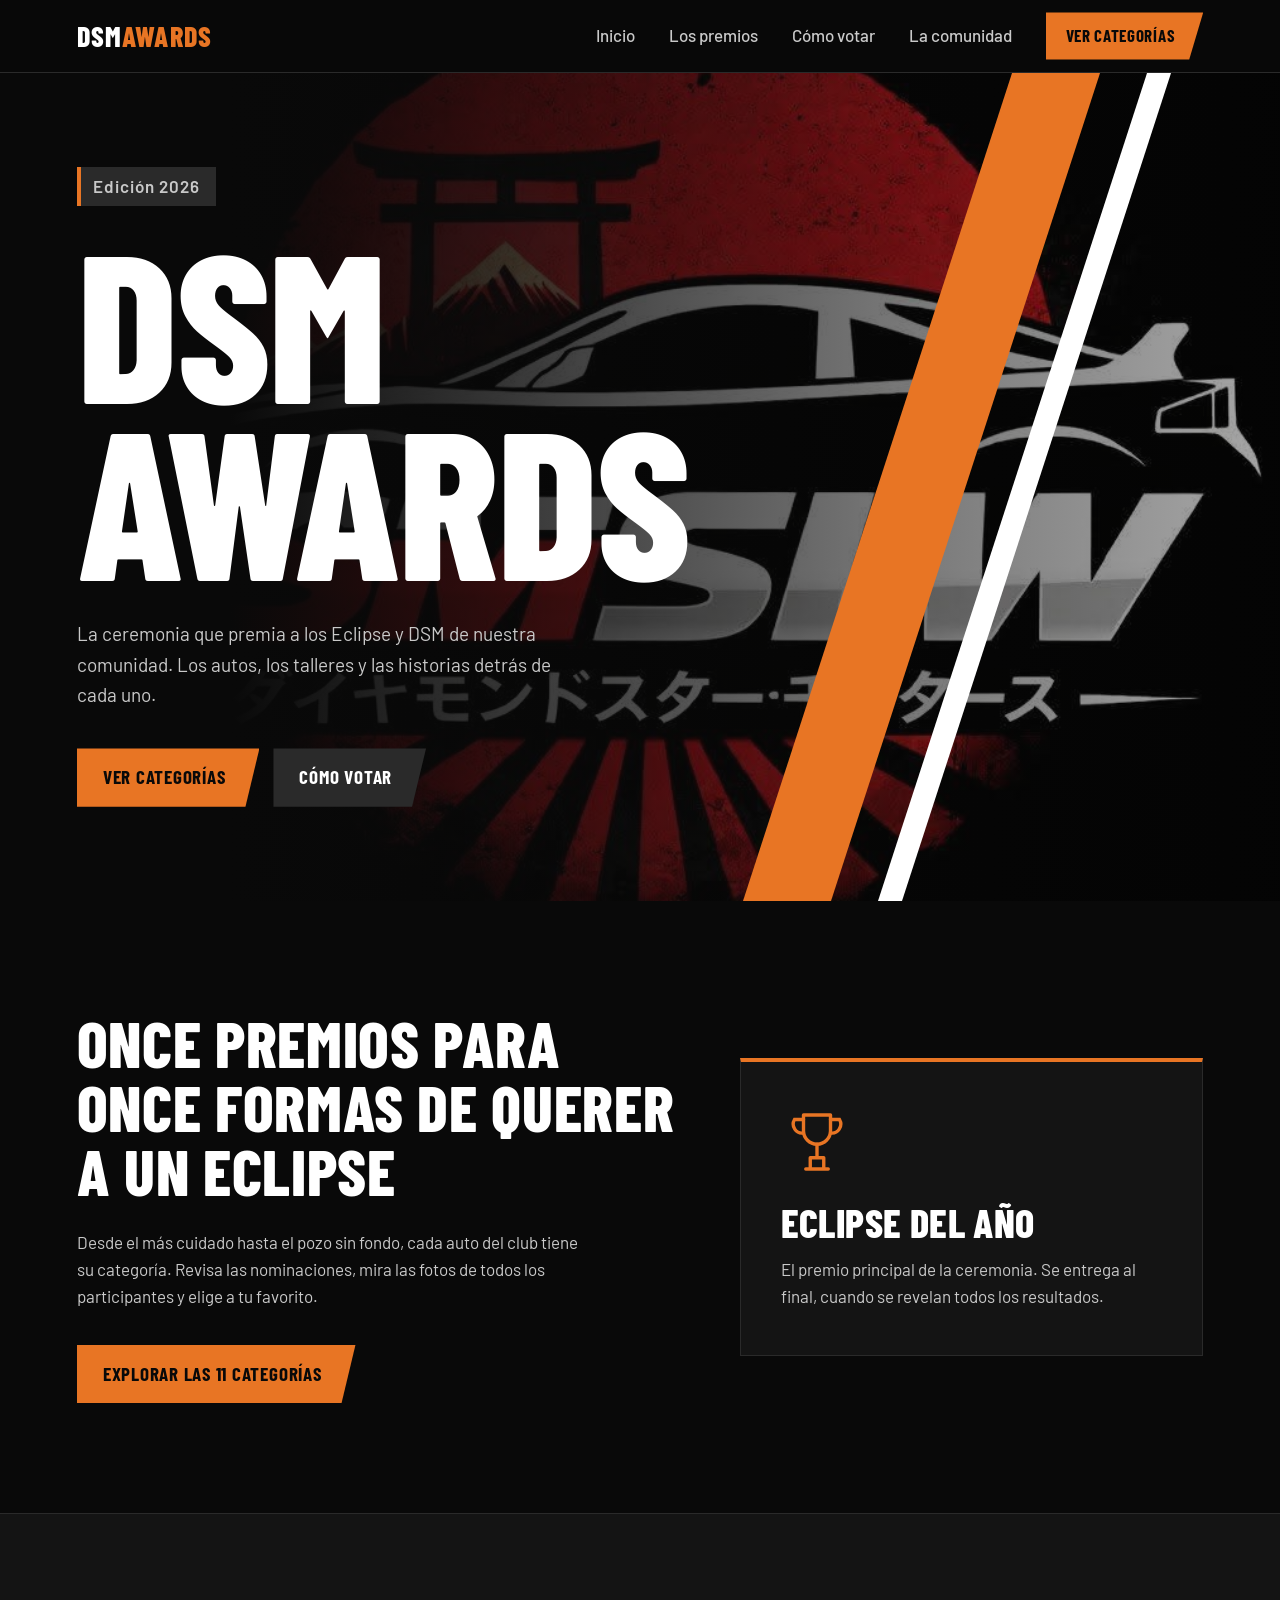
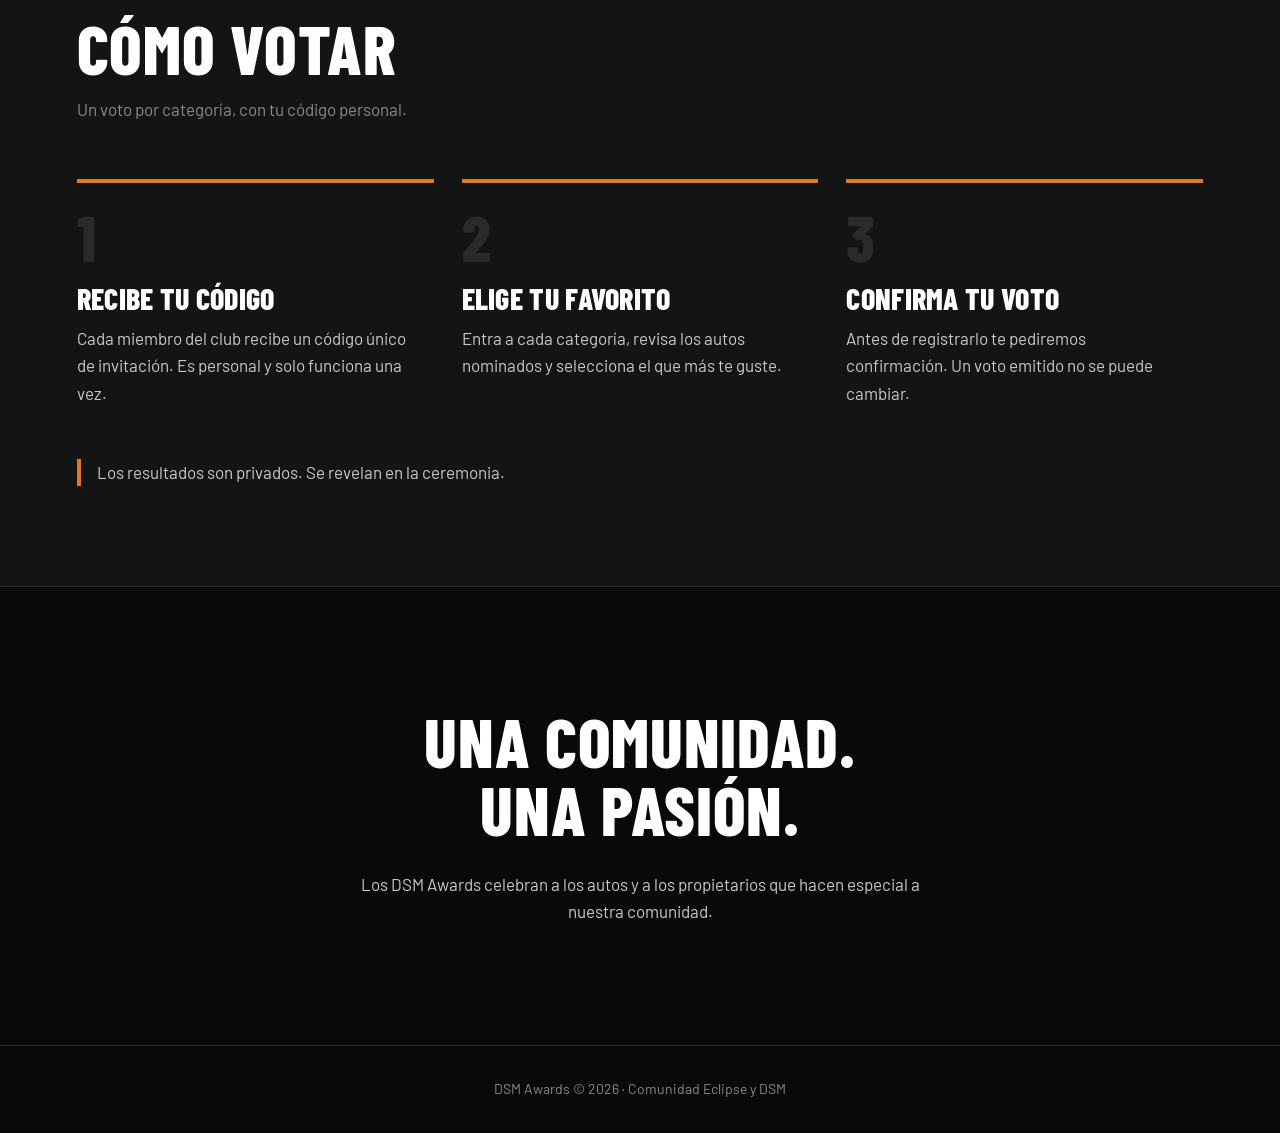
<file: index.html>
<!DOCTYPE html>
<html lang="es">
<head>
    <meta charset="UTF-8">
    <meta name="viewport" content="width=device-width, initial-scale=1.0">
    <title>DSM Awards 2026 | Premios de la comunidad Eclipse y DSM</title>
    <meta name="description" content="DSM Awards 2026: la ceremonia que premia a los Mitsubishi Eclipse y DSM de nuestra comunidad. Conoce las categorías y vota por tu favorito.">
    <meta name="theme-color" content="#090909">
    <link rel="icon" href="data:image/svg+xml,%3Csvg xmlns='http://www.w3.org/2000/svg' viewBox='0 0 64 64'%3E%3Crect width='64' height='64' fill='%23090909'/%3E%3Cpath d='M14 12h22l14 20-14 20H14l14-20z' fill='%23e87524'/%3E%3C/svg%3E">

    <link rel="preconnect" href="https://fonts.googleapis.com">
    <link rel="preconnect" href="https://fonts.gstatic.com" crossorigin>
    <link href="https://fonts.googleapis.com/css2?family=Barlow:wght@400;500;600&family=Barlow+Condensed:wght@600;700;800&display=swap" rel="stylesheet">
    <link rel="stylesheet" href="css/styles.css">
</head>
<body>

<a class="skip-link" href="#contenido">Saltar al contenido</a>

<header class="site-header">
    <nav class="navbar" aria-label="Navegación principal">
        <a href="index.html" class="logo" aria-label="DSM Awards, inicio">DSM<span>AWARDS</span></a>

        <button class="nav-toggle" type="button" aria-expanded="false" aria-controls="menu-principal">
            <span class="nav-toggle-bar"></span>
            <span class="nav-toggle-bar"></span>
            <span class="nav-toggle-bar"></span>
            <span class="visually-hidden">Abrir menú</span>
        </button>

        <ul class="nav-links" id="menu-principal">
            <li><a href="#inicio">Inicio</a></li>
            <li><a href="#premios">Los premios</a></li>
            <li><a href="#como-votar">Cómo votar</a></li>
            <li><a href="#comunidad">La comunidad</a></li>
            <li class="nav-cta-item"><a href="pages/categorias.html" class="nav-button">Ver categorías</a></li>
        </ul>
    </nav>
</header>

<main id="contenido">

    <section class="hero" id="inicio">
        <div class="hero-stripes" aria-hidden="true">
            <span class="stripe stripe-orange"></span>
            <span class="stripe stripe-white"></span>
        </div>

        <div class="hero-content">
            <p class="hero-edition">Edición 2026</p>
            <h1>DSM<br>Awards</h1>
            <p class="hero-description">
                La ceremonia que premia a los Eclipse y DSM de nuestra comunidad.
                Los autos, los talleres y las historias detrás de cada uno.
            </p>
            <div class="hero-actions">
                <a href="pages/categorias.html" class="primary-button">Ver categorías</a>
                <a href="#como-votar" class="ghost-button">Cómo votar</a>
            </div>
        </div>
    </section>

    <section class="awards" id="premios">
        <div class="awards-text">
            <h2>Once premios para once formas de querer a un Eclipse</h2>
            <p>
                Desde el más cuidado hasta el pozo sin fondo, cada auto del club tiene
                su categoría. Revisa las nominaciones, mira las fotos de todos los
                participantes y elige a tu favorito.
            </p>
            <a href="pages/categorias.html" class="primary-button">Explorar las 11 categorías</a>
        </div>

        <article class="main-award">
            <svg class="main-award-icon" viewBox="0 0 64 64" width="72" height="72" aria-hidden="true" focusable="false">
                <path d="M20 8h24v14a12 12 0 0 1-24 0z" fill="none" stroke="currentColor" stroke-width="3" stroke-linejoin="round"/>
                <path d="M20 12h-8a8 8 0 0 0 8 12M44 12h8a8 8 0 0 1-8 12" fill="none" stroke="currentColor" stroke-width="3" stroke-linecap="round"/>
                <path d="M32 34v12M22 56h20M26 46h12v10H26z" fill="none" stroke="currentColor" stroke-width="3" stroke-linejoin="round" stroke-linecap="round"/>
            </svg>
            <h3>Eclipse del año</h3>
            <p>El premio principal de la ceremonia. Se entrega al final, cuando se revelan todos los resultados.</p>
        </article>
    </section>

    <section class="how" id="como-votar">
        <div class="section-heading">
            <h2>Cómo votar</h2>
            <p>Un voto por categoría, con tu código personal.</p>
        </div>

        <ol class="steps">
            <li class="step">
                <h3>Recibe tu código</h3>
                <p>Cada miembro del club recibe un código único de invitación. Es personal y solo funciona una vez.</p>
            </li>
            <li class="step">
                <h3>Elige tu favorito</h3>
                <p>Entra a cada categoría, revisa los autos nominados y selecciona el que más te guste.</p>
            </li>
            <li class="step">
                <h3>Confirma tu voto</h3>
                <p>Antes de registrarlo te pediremos confirmación. Un voto emitido no se puede cambiar.</p>
            </li>
        </ol>

        <p class="how-note">Los resultados son privados. Se revelan en la ceremonia.</p>
    </section>

    <section class="about" id="comunidad">
        <h2>Una comunidad.<br>Una pasión.</h2>
        <p>
            Los DSM Awards celebran a los autos y a los propietarios
            que hacen especial a nuestra comunidad.
        </p>
    </section>

</main>

<footer class="site-footer">
    <p>DSM Awards © 2026 · Comunidad Eclipse y DSM</p>
</footer>

<script src="js/main.js"></script>
</body>
</html>
</file>
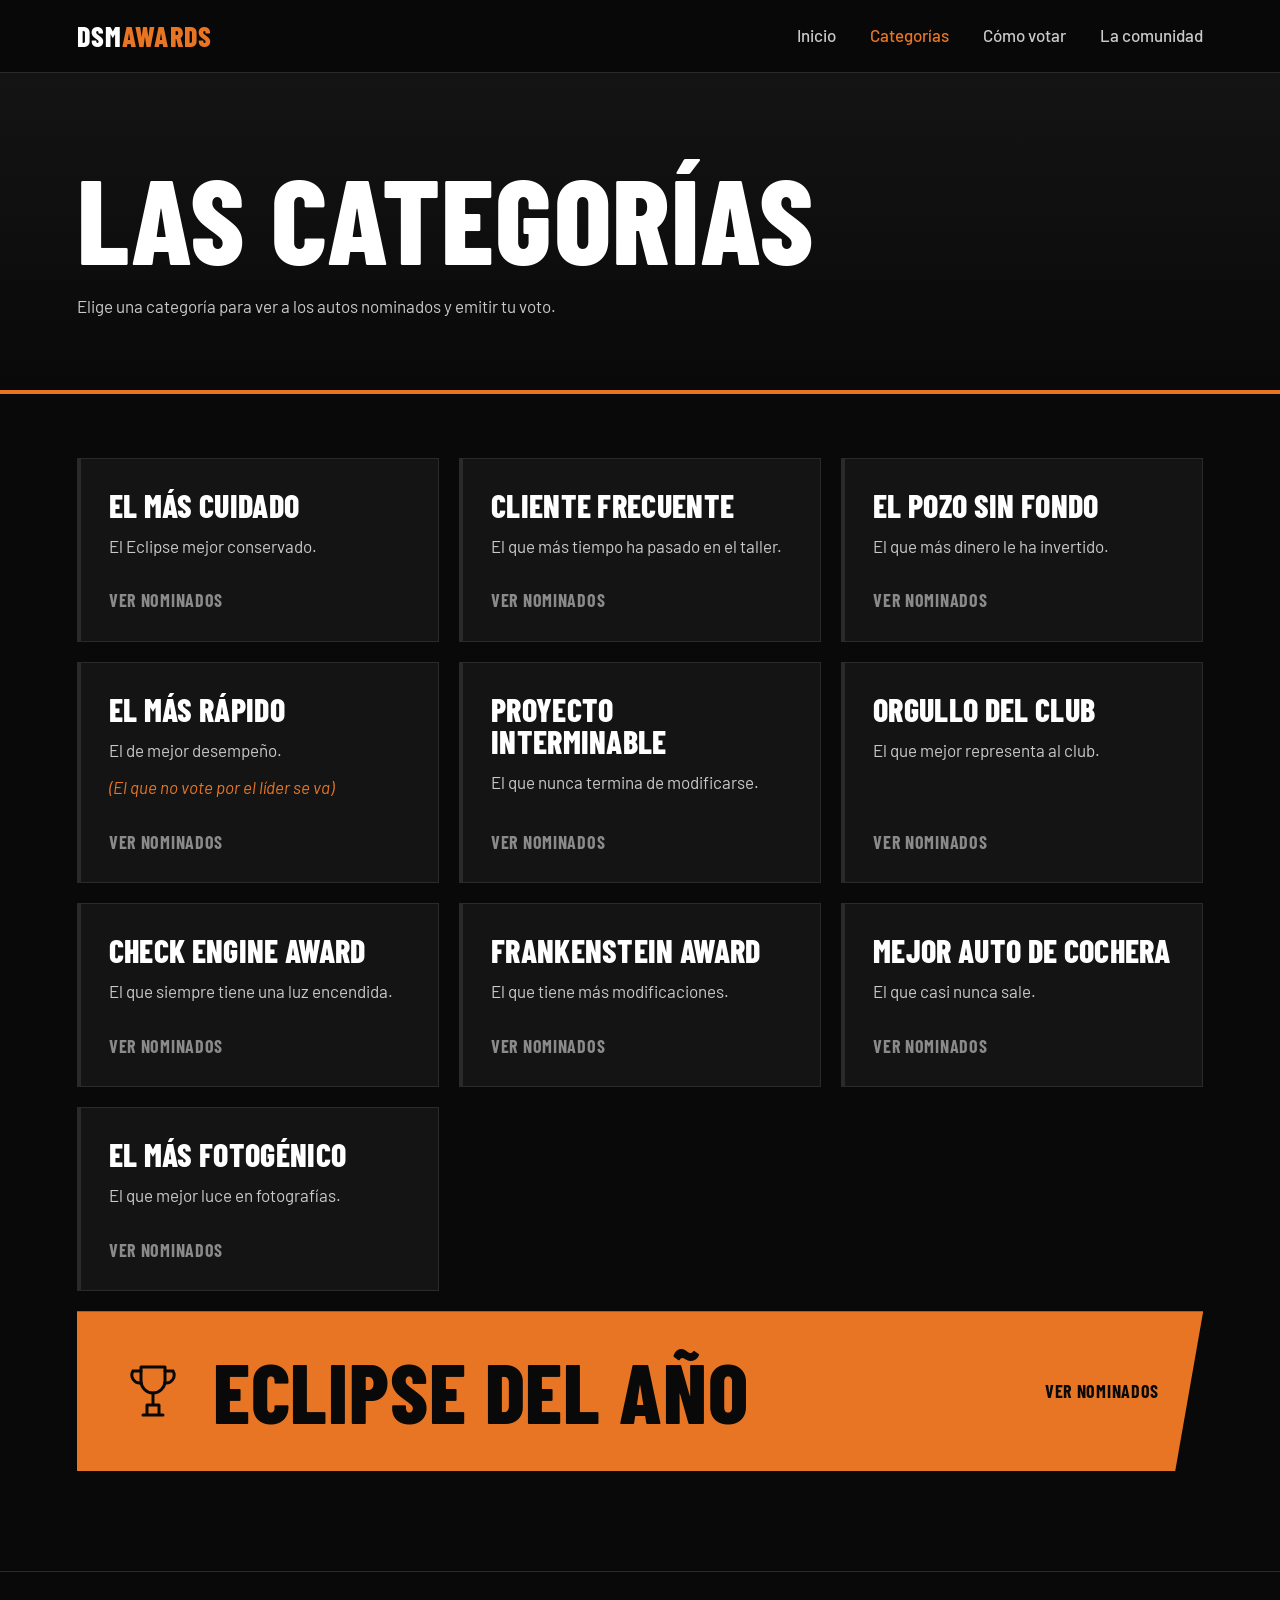
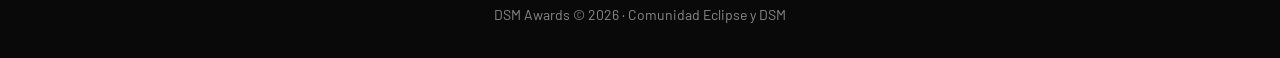
<file: pages/categorias.html>
<!DOCTYPE html>
<html lang="es">
<head>
    <meta charset="UTF-8">
    <meta name="viewport" content="width=device-width, initial-scale=1.0">
    <title>Categorías | DSM Awards 2026</title>
    <meta name="description" content="Las 11 categorías de DSM Awards 2026. Elige una para ver a los Eclipse y DSM nominados.">
    <meta name="theme-color" content="#090909">
    <link rel="icon" href="data:image/svg+xml,%3Csvg xmlns='http://www.w3.org/2000/svg' viewBox='0 0 64 64'%3E%3Crect width='64' height='64' fill='%23090909'/%3E%3Cpath d='M14 12h22l14 20-14 20H14l14-20z' fill='%23e87524'/%3E%3C/svg%3E">

    <link rel="preconnect" href="https://fonts.googleapis.com">
    <link rel="preconnect" href="https://fonts.gstatic.com" crossorigin>
    <link href="https://fonts.googleapis.com/css2?family=Barlow:wght@400;500;600&family=Barlow+Condensed:wght@600;700;800&display=swap" rel="stylesheet">
    <link rel="stylesheet" href="../css/styles.css">
</head>
<body>

<a class="skip-link" href="#contenido">Saltar al contenido</a>

<header class="site-header">
    <nav class="navbar" aria-label="Navegación principal">
        <a href="../index.html" class="logo" aria-label="DSM Awards, inicio">DSM<span>AWARDS</span></a>

        <button class="nav-toggle" type="button" aria-expanded="false" aria-controls="menu-principal">
            <span class="nav-toggle-bar"></span>
            <span class="nav-toggle-bar"></span>
            <span class="nav-toggle-bar"></span>
            <span class="visually-hidden">Abrir menú</span>
        </button>

        <ul class="nav-links" id="menu-principal">
            <li><a href="../index.html">Inicio</a></li>
            <li><a href="categorias.html" aria-current="page">Categorías</a></li>
            <li><a href="../index.html#como-votar">Cómo votar</a></li>
            <li><a href="../index.html#comunidad">La comunidad</a></li>
        </ul>
    </nav>
</header>

<main id="contenido">

    <section class="page-hero">
        <h1>Las categorías</h1>
        <p>Elige una categoría para ver a los autos nominados y emitir tu voto.</p>
    </section>

    <section class="categories" aria-label="Lista de categorías">

        <div class="category-list">

            <a class="category-card" href="autos.html?categoria=el-mas-cuidado">
                <h2>El más cuidado</h2>
                <p>El Eclipse mejor conservado.</p>
                <span class="category-cta">Ver nominados</span>
            </a>

            <a class="category-card" href="autos.html?categoria=cliente-frecuente">
                <h2>Cliente frecuente</h2>
                <p>El que más tiempo ha pasado en el taller.</p>
                <span class="category-cta">Ver nominados</span>
            </a>

            <a class="category-card" href="autos.html?categoria=el-pozo-sin-fondo">
                <h2>El pozo sin fondo</h2>
                <p>El que más dinero le ha invertido.</p>
                <span class="category-cta">Ver nominados</span>
            </a>

            <a class="category-card" href="autos.html?categoria=el-mas-rapido">
                <h2>El más rápido</h2>
                <p>El de mejor desempeño.</p>
                <p class="category-legend">(El que no vote por el líder se va)</p>
                <span class="category-cta">Ver nominados</span>
            </a>

            <a class="category-card" href="autos.html?categoria=proyecto-interminable">
                <h2>Proyecto interminable</h2>
                <p>El que nunca termina de modificarse.</p>
                <span class="category-cta">Ver nominados</span>
            </a>

            <a class="category-card" href="autos.html?categoria=orgullo-del-club">
                <h2>Orgullo del club</h2>
                <p>El que mejor representa al club.</p>
                <span class="category-cta">Ver nominados</span>
            </a>

            <a class="category-card" href="autos.html?categoria=check-engine-award">
                <h2>Check Engine Award</h2>
                <p>El que siempre tiene una luz encendida.</p>
                <span class="category-cta">Ver nominados</span>
            </a>

            <a class="category-card" href="autos.html?categoria=frankenstein-award">
                <h2>Frankenstein Award</h2>
                <p>El que tiene más modificaciones.</p>
                <span class="category-cta">Ver nominados</span>
            </a>

            <a class="category-card" href="autos.html?categoria=mejor-auto-de-cochera">
                <h2>Mejor auto de cochera</h2>
                <p>El que casi nunca sale.</p>
                <span class="category-cta">Ver nominados</span>
            </a>

            <a class="category-card" href="autos.html?categoria=el-mas-fotogenico">
                <h2>El más fotogénico</h2>
                <p>El que mejor luce en fotografías.</p>
                <span class="category-cta">Ver nominados</span>
            </a>

        </div>

        <a class="category-featured" href="autos.html?categoria=eclipse-del-ano">
            <svg class="category-featured-icon" viewBox="0 0 64 64" width="64" height="64" aria-hidden="true" focusable="false">
                <path d="M20 8h24v14a12 12 0 0 1-24 0z" fill="none" stroke="currentColor" stroke-width="3" stroke-linejoin="round"/>
                <path d="M20 12h-8a8 8 0 0 0 8 12M44 12h8a8 8 0 0 1-8 12" fill="none" stroke="currentColor" stroke-width="3" stroke-linecap="round"/>
                <path d="M32 34v12M22 56h20M26 46h12v10H26z" fill="none" stroke="currentColor" stroke-width="3" stroke-linejoin="round" stroke-linecap="round"/>
            </svg>
            <h2>Eclipse del año</h2>
            <span class="category-cta">Ver nominados</span>
        </a>

    </section>

</main>

<footer class="site-footer">
    <p>DSM Awards © 2026 · Comunidad Eclipse y DSM</p>
</footer>

<script src="../js/main.js"></script>
</body>
</html>
</file>
<file: css/styles.css>
/* ==========================================================
   DSM AWARDS 2026 — Hoja de estilos principal
   Paleta: negro, naranja Eclipse, gris oscuro, blanco
   Tipografía: Barlow Condensed (títulos) + Barlow (texto)
   ========================================================== */

:root {
    --black: #090909;
    --gray-900: #141414;
    --gray-800: #1c1c1c;
    --gray-700: #2a2a2a;
    --gray-500: #8a8a8a;
    --gray-300: #c9c9c9;
    --white: #ffffff;
    --orange: #e87524;
    --orange-dark: #c25f17;

    --font-display: "Barlow Condensed", "Arial Narrow", Impact, sans-serif;
    --font-body: "Barlow", Arial, Helvetica, sans-serif;

    --header-height: 72px;
    --slant: 14px;
    --ease: cubic-bezier(.2, .7, .2, 1);
}

/* ---------- Base ---------- */

*,
*::before,
*::after {
    margin: 0;
    padding: 0;
    box-sizing: border-box;
}

html {
    scroll-behavior: smooth;
    scroll-padding-top: var(--header-height);
}

body {
    background-color: var(--black);
    color: var(--white);
    font-family: var(--font-body);
    font-size: 17px;
    line-height: 1.6;
    -webkit-font-smoothing: antialiased;
}

h1, h2, h3 {
    font-family: var(--font-display);
    font-weight: 800;
    line-height: 1;
    text-transform: uppercase;
    letter-spacing: .01em;
}

a {
    color: inherit;
}

:focus-visible {
    outline: 3px solid var(--orange);
    outline-offset: 3px;
}

.visually-hidden {
    position: absolute;
    width: 1px;
    height: 1px;
    overflow: hidden;
    clip: rect(0 0 0 0);
    white-space: nowrap;
}

.skip-link {
    position: absolute;
    left: 16px;
    top: -60px;
    z-index: 200;
    padding: 10px 16px;
    background: var(--orange);
    color: var(--black);
    font-weight: 600;
    text-decoration: none;
    transition: top .2s var(--ease);
}

.skip-link:focus {
    top: 16px;
}

/* ---------- Botones (borde derecho inclinado) ---------- */

.primary-button,
.ghost-button,
.nav-button {
    display: inline-block;
    padding: 14px 34px 14px 26px;
    font-family: var(--font-display);
    font-size: 19px;
    font-weight: 700;
    letter-spacing: .04em;
    text-transform: uppercase;
    text-decoration: none;
    clip-path: polygon(0 0, 100% 0, calc(100% - var(--slant)) 100%, 0 100%);
    transition: background-color .25s var(--ease), color .25s var(--ease), transform .25s var(--ease);
}

.primary-button,
.nav-button {
    background-color: var(--orange);
    color: var(--black);
}

.primary-button:hover,
.nav-button:hover {
    background-color: var(--white);
}

.ghost-button {
    background-color: var(--gray-700);
    color: var(--white);
}

.ghost-button:hover {
    background-color: var(--white);
    color: var(--black);
}

.nav-button {
    padding: 10px 28px 10px 20px;
    font-size: 17px;
}

/* ---------- Encabezado ---------- */

.site-header {
    position: sticky;
    top: 0;
    z-index: 100;
    background-color: rgba(9, 9, 9, .88);
    -webkit-backdrop-filter: blur(10px);
    backdrop-filter: blur(10px);
    border-bottom: 1px solid var(--gray-700);
}

.navbar {
    display: flex;
    align-items: center;
    justify-content: space-between;
    min-height: var(--header-height);
    padding: 0 6%;
}

.logo {
    font-family: var(--font-display);
    font-size: 28px;
    font-weight: 800;
    letter-spacing: .04em;
    text-decoration: none;
}

.logo span {
    color: var(--orange);
}

.nav-links {
    display: flex;
    align-items: center;
    gap: 34px;
    list-style: none;
}

.nav-links a:not(.nav-button) {
    color: var(--gray-300);
    font-weight: 500;
    text-decoration: none;
    transition: color .2s var(--ease);
}

.nav-links a:not(.nav-button):hover {
    color: var(--orange);
}

.nav-toggle {
    display: none;
    width: 44px;
    height: 44px;
    background: none;
    border: 0;
    cursor: pointer;
    position: relative;
}

.nav-toggle-bar {
    position: absolute;
    left: 10px;
    width: 24px;
    height: 2px;
    background-color: var(--white);
    transition: transform .25s var(--ease), opacity .2s var(--ease);
}

.nav-toggle-bar:nth-child(1) { top: 14px; }
.nav-toggle-bar:nth-child(2) { top: 21px; }
.nav-toggle-bar:nth-child(3) { top: 28px; }

.nav-toggle.is-open .nav-toggle-bar:nth-child(1) { transform: translateY(7px) rotate(45deg); }
.nav-toggle.is-open .nav-toggle-bar:nth-child(2) { opacity: 0; }
.nav-toggle.is-open .nav-toggle-bar:nth-child(3) { transform: translateY(-7px) rotate(-45deg); }

/* ---------- Hero ---------- */

.hero {
    position: relative;
    display: flex;
    align-items: center;
    min-height: calc(100vh - var(--header-height));
    min-height: calc(100svh - var(--header-height));
    padding: 80px 6%;
    overflow: hidden;
    background:
        linear-gradient(90deg, var(--black) 18%, rgba(9, 9, 9, .55) 70%, rgba(9, 9, 9, .35)),
        url("../assets/images/hero.jpg");
    background-size: cover;
    background-position: center;
}

.hero-content {
    position: relative;
    z-index: 2;
    max-width: 720px;
}

.hero-edition {
    display: inline-block;
    padding: 6px 16px 6px 12px;
    margin-bottom: 26px;
    background-color: var(--gray-700);
    border-left: 4px solid var(--orange);
    font-weight: 600;
    letter-spacing: .06em;
    color: var(--gray-300);
}

.hero h1 {
    font-size: clamp(88px, 17vw, 210px);
    line-height: .84;
    letter-spacing: -.01em;
}

.hero-description {
    max-width: 480px;
    margin: 34px 0 38px;
    font-size: 19px;
    color: var(--gray-300);
}

.hero-actions {
    display: flex;
    flex-wrap: wrap;
    gap: 14px;
}

/* Franjas de carrera: el elemento memorable de la página */

.hero-stripes {
    position: absolute;
    top: 0;
    right: 0;
    bottom: 0;
    width: 46%;
    z-index: 1;
    pointer-events: none;
}

.stripe {
    position: absolute;
    top: -10%;
    bottom: -10%;
    transform-origin: top;
    transform: skewX(-18deg);
}

.stripe-orange {
    right: 26%;
    width: 15%;
    background-color: var(--orange);
}

.stripe-white {
    right: 14%;
    width: 4%;
    background-color: var(--white);
}

/* ---------- Secciones ---------- */

.section-heading h2,
.about h2 {
    font-size: clamp(40px, 6vw, 68px);
}

.section-heading p {
    margin-top: 14px;
    color: var(--gray-500);
}

/* Premios */

.awards {
    display: grid;
    grid-template-columns: 1.3fr 1fr;
    gap: 60px;
    align-items: center;
    padding: 110px 6%;
}

.awards-text h2 {
    max-width: 640px;
    font-size: clamp(40px, 5.4vw, 64px);
}

.awards-text p {
    max-width: 520px;
    margin: 26px 0 34px;
    color: var(--gray-300);
}

.main-award {
    padding: 44px 40px;
    background-color: var(--gray-900);
    border: 1px solid var(--gray-700);
    border-top: 4px solid var(--orange);
}

.main-award-icon {
    display: block;
    margin-bottom: 24px;
    color: var(--orange);
}

.main-award h3 {
    margin-bottom: 14px;
    font-size: 40px;
}

.main-award p {
    color: var(--gray-300);
}

/* Cómo votar (secuencia real, por eso va numerada) */

.how {
    padding: 100px 6%;
    background-color: var(--gray-900);
    border-top: 1px solid var(--gray-700);
    border-bottom: 1px solid var(--gray-700);
}

.steps {
    display: grid;
    grid-template-columns: repeat(3, 1fr);
    gap: 28px;
    margin-top: 56px;
    list-style: none;
    counter-reset: paso;
}

.step {
    counter-increment: paso;
    padding-top: 22px;
    border-top: 4px solid var(--orange);
}

.step::before {
    content: counter(paso);
    display: block;
    margin-bottom: 14px;
    font-family: var(--font-display);
    font-size: 64px;
    font-weight: 800;
    line-height: 1;
    color: var(--gray-700);
}

.step h3 {
    margin-bottom: 12px;
    font-size: 30px;
}

.step p {
    max-width: 340px;
    color: var(--gray-300);
}

.how-note {
    margin-top: 52px;
    padding-left: 16px;
    border-left: 4px solid var(--orange);
    color: var(--gray-300);
}

/* Comunidad */

.about {
    padding: 120px 6%;
    text-align: center;
}

.about p {
    max-width: 560px;
    margin: 28px auto 0;
    color: var(--gray-300);
}

/* ---------- Pie ---------- */

.site-footer {
    padding: 32px 6%;
    border-top: 1px solid var(--gray-700);
    text-align: center;
    font-size: 14px;
    color: var(--gray-500);
}

/* ---------- Página de categorías ---------- */

.nav-links a[aria-current="page"] {
    color: var(--orange);
}

.page-hero {
    padding: 90px 6% 40px;
    border-bottom: 4px solid var(--orange);
    background:
        linear-gradient(180deg, var(--gray-900), var(--black));
}

.page-hero h1 {
    font-size: clamp(56px, 11vw, 120px);
    line-height: .9;
}

.page-hero p {
    max-width: 520px;
    margin-top: 22px;
    margin-bottom: 30px;
    color: var(--gray-300);
}

.categories {
    padding: 64px 6% 100px;
}

.category-list {
    display: grid;
    grid-template-columns: repeat(3, 1fr);
    gap: 20px;
}

.category-card {
    display: flex;
    flex-direction: column;
    padding: 30px 28px 26px;
    background-color: var(--gray-900);
    border: 1px solid var(--gray-700);
    border-left: 4px solid var(--gray-700);
    text-decoration: none;
    transition: border-color .25s var(--ease), background-color .25s var(--ease);
}

.category-card h2 {
    margin-bottom: 12px;
    font-size: 32px;
}

.category-card p {
    color: var(--gray-300);
}

.category-legend {
    margin-top: 10px;
    font-style: italic;
    color: var(--orange) !important;
}

.category-cta {
    margin-top: auto;
    padding-top: 26px;
    font-family: var(--font-display);
    font-size: 18px;
    font-weight: 700;
    letter-spacing: .04em;
    text-transform: uppercase;
    color: var(--gray-500);
    transition: color .25s var(--ease);
}

.category-card:hover,
.category-card:focus-visible {
    background-color: var(--gray-800);
    border-color: var(--orange);
}

.category-card:hover .category-cta,
.category-card:focus-visible .category-cta {
    color: var(--orange);
}

/* Premio principal: el cierre de la lista */

.category-featured {
    display: flex;
    align-items: center;
    gap: 28px;
    margin-top: 20px;
    padding: 42px 44px;
    background-color: var(--orange);
    color: var(--black);
    text-decoration: none;
    clip-path: polygon(0 0, 100% 0, calc(100% - 28px) 100%, 0 100%);
    transition: background-color .25s var(--ease);
}

.category-featured-icon {
    flex-shrink: 0;
}

.category-featured h2 {
    font-size: clamp(44px, 8vw, 84px);
    line-height: .9;
}

.category-featured .category-cta {
    margin: 0 0 0 auto;
    padding: 0;
    color: var(--black);
}

.category-featured:hover,
.category-featured:focus-visible {
    background-color: var(--white);
}

@media (max-width: 960px) {
    .category-list {
        grid-template-columns: repeat(2, 1fr);
    }
}

@media (max-width: 600px) {
    .page-hero {
        padding: 64px 6% 28px;
    }

    .categories {
        padding: 44px 6% 72px;
    }

    .category-list {
        grid-template-columns: 1fr;
    }

    .category-card h2 {
        font-size: 30px;
    }

    .category-featured {
        flex-wrap: wrap;
        gap: 16px;
        padding: 34px 28px 38px;
        clip-path: none;
    }

    .category-featured .category-cta {
        margin: 0;
        width: 100%;
    }
}

/* ---------- Animación de entrada (una sola vez, solo en el hero) ---------- */

@keyframes stripe-in {
    from { transform: skewX(-18deg) scaleY(0); }
    to   { transform: skewX(-18deg) scaleY(1); }
}

@keyframes rise-in {
    from { opacity: 0; transform: translateY(22px); }
    to   { opacity: 1; transform: translateY(0); }
}

.stripe-orange {
    animation: stripe-in .9s var(--ease) .1s both;
}

.stripe-white {
    animation: stripe-in .9s var(--ease) .3s both;
}

.hero-content > * {
    animation: rise-in .7s var(--ease) both;
}

.hero-content > :nth-child(2) { animation-delay: .1s; }
.hero-content > :nth-child(3) { animation-delay: .2s; }
.hero-content > :nth-child(4) { animation-delay: .3s; }

@media (prefers-reduced-motion: reduce) {
    html {
        scroll-behavior: auto;
    }

    *,
    *::before,
    *::after {
        animation: none !important;
        transition: none !important;
    }
}

/* ---------- Responsive ---------- */

@media (max-width: 960px) {
    .awards {
        grid-template-columns: 1fr;
        gap: 44px;
    }

    .steps {
        grid-template-columns: 1fr;
        gap: 40px;
    }
}

@media (max-width: 820px) {
    .nav-toggle {
        display: block;
    }

    .nav-links {
        position: absolute;
        top: var(--header-height);
        left: 0;
        right: 0;
        flex-direction: column;
        align-items: stretch;
        gap: 0;
        padding: 10px 6% 24px;
        background-color: var(--black);
        border-bottom: 1px solid var(--gray-700);
        opacity: 0;
        visibility: hidden;
        transform: translateY(-8px);
        transition: opacity .25s var(--ease), transform .25s var(--ease), visibility .25s;
    }

    .nav-links.is-open {
        opacity: 1;
        visibility: visible;
        transform: translateY(0);
    }

    .nav-links a:not(.nav-button) {
        display: block;
        padding: 16px 0;
        font-size: 19px;
        border-bottom: 1px solid var(--gray-800);
    }

    .nav-cta-item {
        margin-top: 20px;
    }

    .nav-button {
        display: block;
        text-align: center;
        padding: 14px 20px;
    }

    .hero {
        padding: 56px 6% 64px;
        background:
            linear-gradient(180deg, rgba(9, 9, 9, .55), var(--black) 92%),
            url("../assets/images/hero.jpg");
        background-size: cover;
        background-position: center top;
        align-items: flex-end;
    }

    .hero-stripes {
        width: 70%;
        opacity: .9;
    }

    .stripe-orange { right: 6%; }
    .stripe-white  { right: -6%; }

    .hero-description {
        font-size: 17px;
    }

    .awards,
    .how,
    .about {
        padding-top: 72px;
        padding-bottom: 72px;
    }

    .main-award {
        padding: 34px 28px;
    }
}

@media (max-width: 480px) {
    .hero-actions {
        flex-direction: column;
        align-items: stretch;
    }

    .primary-button,
    .ghost-button {
        text-align: center;
    }
}
</file>
